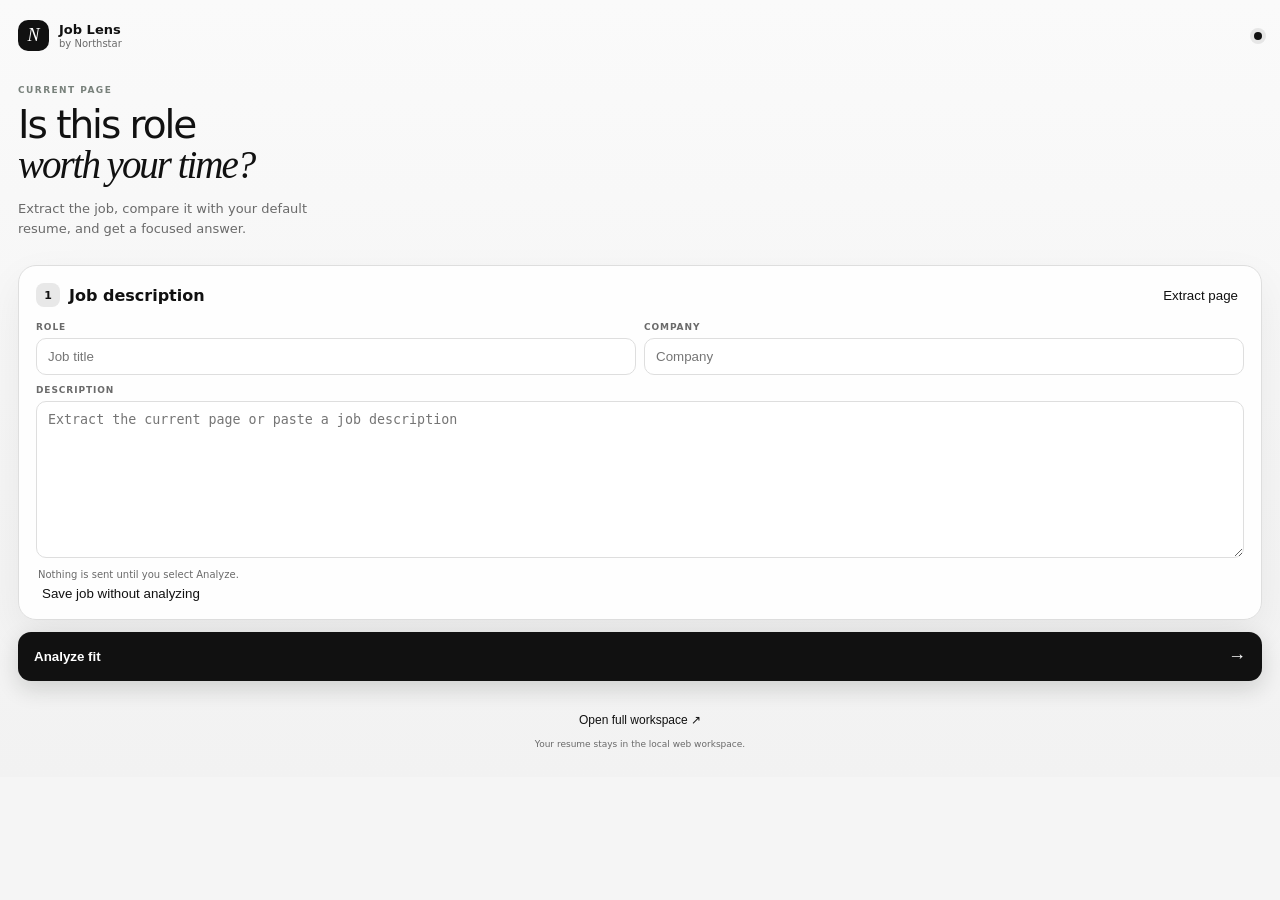
<file: chrome_extension/sidepanel.html>
<!doctype html>
<html lang="en">
<head><meta charset="utf-8"><meta name="viewport" content="width=device-width,initial-scale=1"><title>Northstar Job Lens</title><link rel="stylesheet" href="sidepanel.css"></head>
<body>
  <main class="panel-shell">
    <header class="panel-header"><div class="brand"><span>N</span><div><strong>Job Lens</strong><small>by Northstar</small></div></div><i id="health-dot" title="Backend status"></i></header>
    <section class="intro"><p class="eyebrow">CURRENT PAGE</p><h1>Is this role<br><em>worth your time?</em></h1><p>Extract the job, compare it with your default resume, and get a focused answer.</p></section>
    <section class="input-card">
      <div class="section-title"><div><span class="step">1</span><strong>Job description</strong></div><button id="extract-button" class="ghost-button">Extract page</button></div>
      <div class="meta-grid"><label>Role<input id="job-title" maxlength="256" placeholder="Job title"></label><label>Company<input id="job-company" maxlength="256" placeholder="Company"></label></div>
      <label class="full-field">Description<textarea id="job-description" maxlength="50000" rows="9" placeholder="Extract the current page or paste a job description"></textarea></label>
      <p id="extract-note" class="note">Nothing is sent until you select Analyze.</p>
      <button id="save-job-button" class="ghost-button" type="button">Save job without analyzing</button>
    </section>
    <button id="analyze-button" class="analyze-button"><span id="analyze-label">Analyze fit</span><b>→</b></button>
    <div id="message" class="message" role="status" hidden></div>
    <section id="result" class="result" hidden>
      <div class="result-head"><div class="score-ring" id="score-ring"><strong id="match-score">0%</strong><span>match</span></div><div><p class="eyebrow">QUICK READ</p><h2 id="result-title">Your fit</h2><p id="result-status"></p></div></div>
      <div class="requirement-grid"><div><strong id="matched-count">0</strong><span>Matched</span></div><div><strong id="partial-count">0</strong><span>Partial</span></div><div><strong id="missing-count">0</strong><span>Missing</span></div></div>
      <div class="suggestions"><p class="eyebrow">WHAT TO DO NEXT</p><ol id="suggestion-list"></ol></div>
      <details><summary>Requirement details</summary><div id="requirement-details"></div></details>
    </section>
    <footer><button id="open-web-button" class="web-button">Open full workspace <span>↗</span></button><button id="open-application-button" class="web-button" hidden>Open this saved job <span>↗</span></button><small>Your resume stays in the local web workspace.</small></footer>
  </main>
  <script type="module" src="sidepanel.js"></script>
</body>
</html>
</file>
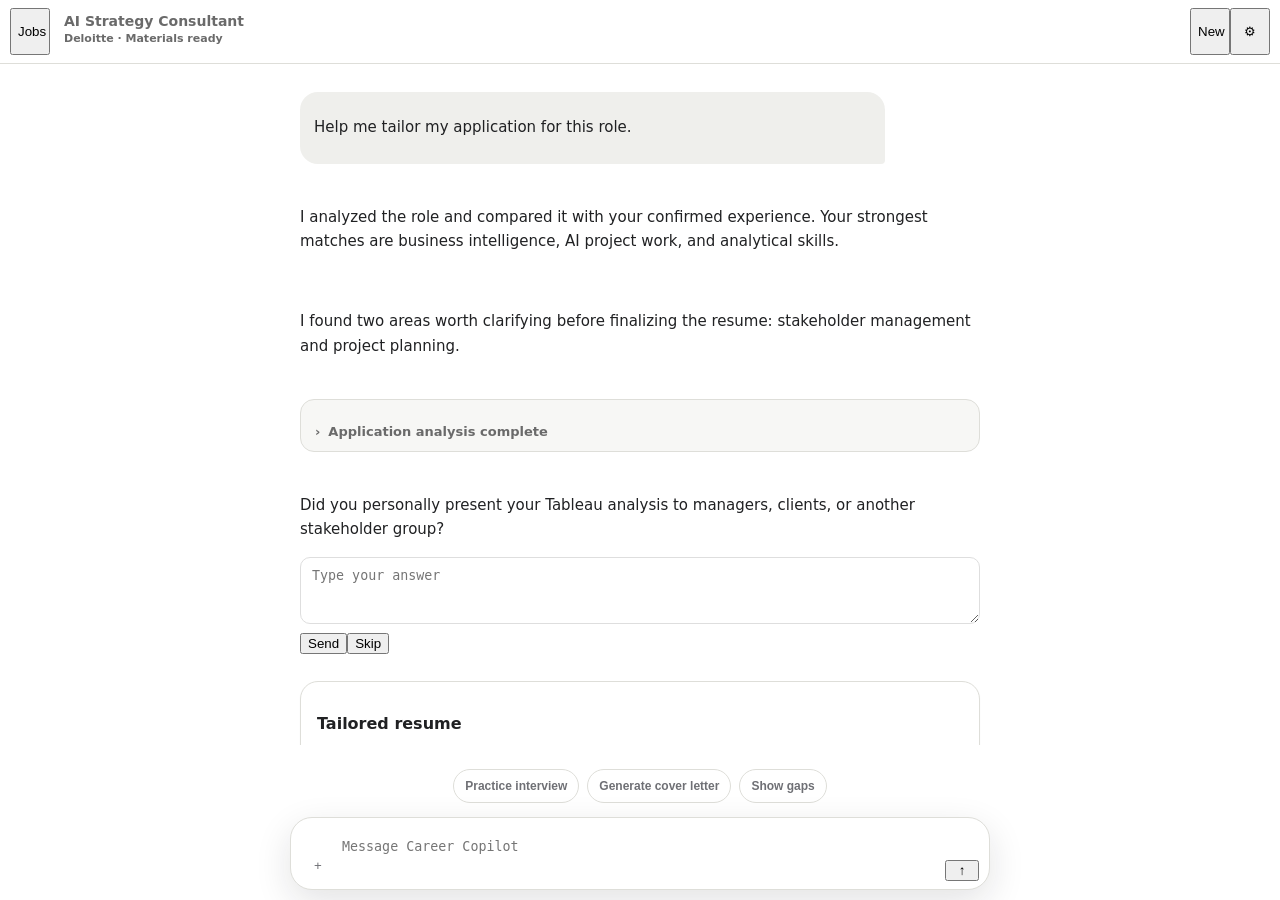
<file: artifacts/ui/career-copilot-preview.html>
<!doctype html>
<html lang="en">
<head>
  <meta charset="utf-8">
  <meta name="viewport" content="width=device-width, initial-scale=1">
  <title>Career Copilot layout preview</title>
  <link rel="stylesheet" href="../../chrome_extension/sidepanel.css">
  <link rel="stylesheet" href="../../chrome_extension/assistant-shell.css">
  <style>
    body.preview-narrow { min-width: 0; }
    body.preview-narrow .copilot-header,
    body.preview-narrow main,
    body.preview-narrow .conversation-footer { width: var(--preview-width); }
    body.preview-narrow .copilot-header {
      grid-template-columns: 36px minmax(0, 1fr) 72px;
      padding-right: 6px;
      padding-left: 6px;
    }
    body.preview-320 main { padding-right: 12px; padding-left: 12px; }
    body.preview-320 .conversation-message { width: 94%; }
    body.preview-320 .conversation-footer { padding-right: 10px; padding-left: 10px; }
  </style>
</head>
<body>
  <div id="career-copilot" class="app-shell" data-demo="false">
  <header class="copilot-header topbar">
      <button class="header-action" aria-label="Open saved jobs">Jobs</button>
      <div class="workspace-switcher">
        <summary>
          <strong>AI Strategy Consultant</strong>
          <span>Deloitte · Materials ready</span>
        </summary>
      </div>
      <div class="header-actions">
        <button class="header-action">New</button>
        <button class="header-action settings-action" aria-label="Open settings" title="Settings">⚙</button>
      </div>
  </header>

  <main id="assistant-panel" class="copilot-shell">

    <section class="assistant-timeline timeline" aria-label="Conversation">
      <article class="conversation-message user">
        <p class="message-content">Help me tailor my application for this role.</p>
      </article>
      <article class="conversation-message assistant">
        <p class="message-content">I analyzed the role and compared it with your confirmed experience. Your strongest matches are business intelligence, AI project work, and analytical skills.</p>
      </article>
      <article class="conversation-message assistant">
        <p class="message-content">I found two areas worth clarifying before finalizing the resume: stakeholder management and project planning.</p>
      </article>
      <details class="activity-disclosure">
        <summary>Application analysis complete</summary>
        <ul>
          <li>Resume evidence analyzed</li>
          <li>Job requirements analyzed</li>
          <li>Matching completed</li>
          <li>Factual verification passed</li>
        </ul>
      </details>
      <article class="conversation-message assistant">
        <p class="message-content">Did you personally present your Tableau analysis to managers, clients, or another stakeholder group?</p>
        <div class="inline-response">
          <textarea rows="3" aria-label="Interview answer" placeholder="Type your answer"></textarea>
          <div class="inline-actions"><button class="primary-button">Send</button><button class="text-button">Skip</button></div>
        </div>
      </article>
      <article class="artifact-card">
        <h3 class="artifact-name">Tailored resume</h3>
        <p class="artifact-meta">Version 2 · Verified</p>
        <p class="artifact-preview">Market and strategy analyst with experience translating complex data into recommendations for business leaders.</p>
        <div class="card-actions"><button class="primary-button">Review</button><button class="secondary-button">Export</button></div>
      </article>
    </section>

    <footer class="conversation-footer composer-wrap">
      <section class="quick-actions" aria-label="Suggested actions">
        <button>Practice interview</button>
        <button>Generate cover letter</button>
        <button>Show gaps</button>
      </section>
      <div class="composer">
        <button class="composer-context" aria-label="Add context">+</button>
        <textarea rows="2" placeholder="Message Career Copilot" aria-label="Message Career Copilot"></textarea>
        <button class="composer-send" aria-label="Send message">↑</button>
      </div>
    </footer>
  </main>
  </div>
  <script>
    const previewWidth = Number(new URLSearchParams(location.search).get("width"));
    if (previewWidth === 320 || previewWidth === 420) {
      document.body.classList.add("preview-narrow", `preview-${previewWidth}`);
      document.body.style.setProperty("--preview-width", `${previewWidth}px`);
    }
  </script>
</body>
</html>
</file>
<file: chrome_extension/sidepanel.css>
:root{font-family:Inter,ui-sans-serif,system-ui,-apple-system,"Segoe UI",sans-serif;color:#1b201d;background:#f4f4ef;--ink:#1b201d;--muted:#6c746f;--line:#dcded7;--green:#167457;--mint:#bbefdd}*{box-sizing:border-box}body{margin:0;min-width:320px;background:radial-gradient(circle at 100% 0,#dff1e8,transparent 250px),#f4f4ef}.panel-shell{padding:20px 18px 28px}.panel-header{display:flex;align-items:center;justify-content:space-between;margin-bottom:34px}.brand{display:flex;gap:10px;align-items:center}.brand>span{display:grid;place-items:center;width:31px;height:31px;border-radius:10px;background:var(--ink);color:white;font:italic 18px Georgia}.brand strong,.brand small{display:block}.brand strong{font-size:13px}.brand small{font-size:10px;color:var(--muted);margin-top:1px}#health-dot{width:8px;height:8px;border-radius:50%;background:#c6a33c;box-shadow:0 0 0 4px rgba(198,163,60,.13)}#health-dot.online{background:#2b9c70;box-shadow:0 0 0 4px rgba(43,156,112,.13)}#health-dot.offline{background:#bd5353}.eyebrow{font-size:9px;letter-spacing:.16em;font-weight:800;color:#78817b;margin:0}.intro h1{font-size:39px;line-height:1.02;letter-spacing:-.052em;font-weight:540;margin:10px 0 14px}.intro h1 em{font-family:Georgia,serif;font-weight:400}.intro>p:last-child{font-size:13px;line-height:1.6;color:var(--muted);max-width:330px;margin-bottom:25px}.input-card,.result{border:1px solid var(--line);background:rgba(255,255,252,.78);border-radius:18px;padding:17px;box-shadow:0 15px 40px rgba(23,31,26,.06)}.section-title{display:flex;align-items:center;justify-content:space-between;margin-bottom:15px}.section-title>div{display:flex;align-items:center;gap:9px}.step{display:grid;place-items:center;width:24px;height:24px;border-radius:8px;background:#e0eee7;color:var(--green);font-size:11px;font-weight:800}.ghost-button,.web-button{border:0;background:transparent;color:var(--green);cursor:pointer;font:650 11px inherit;transition:.2s}.ghost-button:hover,.web-button:hover{transform:translateX(3px);color:#0a5740}.ghost-button:active,.web-button:active{transform:scale(.96)}.meta-grid{display:grid;grid-template-columns:1fr 1fr;gap:8px}label{display:grid;gap:6px;color:var(--muted);font-size:9px;text-transform:uppercase;letter-spacing:.1em;font-weight:750}input,textarea{width:100%;padding:10px 11px;border:1px solid var(--line);border-radius:10px;outline:none;background:#fff;font:12px/1.5 inherit;color:var(--ink);text-transform:none;letter-spacing:normal;resize:vertical;transition:border .2s,box-shadow .2s}input:focus,textarea:focus{border-color:var(--green);box-shadow:0 0 0 3px rgba(22,116,87,.09)}.full-field{margin-top:10px}.note{color:var(--muted);font-size:10px;line-height:1.45;margin:10px 2px 0}.analyze-button{width:100%;display:flex;justify-content:space-between;align-items:center;margin:12px 0;padding:14px 16px;border:0;border-radius:13px;background:var(--ink);color:white;cursor:pointer;font-weight:700;box-shadow:0 8px 22px rgba(22,28,24,.16);transition:transform .18s cubic-bezier(.2,.8,.2,1),box-shadow .18s,background .18s}.analyze-button:hover{transform:translateY(-2px);background:#253129;box-shadow:0 13px 30px rgba(22,28,24,.24)}.analyze-button:hover b{transform:translateX(4px)}.analyze-button:active{transform:translateY(0) scale(.975)}.analyze-button b{font-size:18px;transition:.18s}.analyze-button:disabled{opacity:.58;cursor:wait}.message{margin:11px 1px;padding:11px 12px;border-radius:10px;background:#f4dddd;color:#7b3636;font-size:11px;line-height:1.45}.message[data-kind=success]{background:#e0eee7;color:#226549}.result{margin-top:16px;animation:rise .45s cubic-bezier(.16,1,.3,1)}@keyframes rise{from{opacity:0;transform:translateY(12px)}to{opacity:1;transform:none}}.result-head{display:flex;gap:17px;align-items:center}.result-head h2{margin:5px 0 3px;font-size:20px;letter-spacing:-.03em}.result-head>div>p:last-child{margin:0;color:var(--muted);font-size:10px}.score-ring{--score:0deg;position:relative;display:grid;place-items:center;width:83px;height:83px;flex:0 0 auto;border-radius:50%;background:conic-gradient(var(--green) var(--score),#e4e7e2 0)}.score-ring::after{content:"";position:absolute;inset:6px;border-radius:50%;background:#fff}.score-ring strong,.score-ring span{z-index:1}.score-ring strong{font-size:20px;letter-spacing:-.04em;margin-top:13px}.score-ring span{font-size:8px;color:var(--muted);margin-top:-17px}.requirement-grid{display:grid;grid-template-columns:repeat(3,1fr);gap:6px;margin:17px 0}.requirement-grid div{padding:10px;border-radius:11px;background:#f0f1ed;text-align:center}.requirement-grid strong,.requirement-grid span{display:block}.requirement-grid strong{font-size:18px}.requirement-grid span{font-size:8px;color:var(--muted);margin-top:2px}.suggestions{padding:15px 0;border-top:1px solid var(--line)}.suggestions ol{padding-left:19px;margin:10px 0 0}.suggestions li{padding:4px 0 4px 4px;font-size:11px;line-height:1.5}details{border-top:1px solid var(--line);padding-top:12px}summary{cursor:pointer;color:var(--muted);font-size:10px;font-weight:700}.requirement-group h3{font-size:10px;margin:15px 0 7px;text-transform:uppercase;letter-spacing:.08em}.requirement-row{display:flex;gap:8px;padding:6px 0;font-size:11px}.requirement-row.matched>span:first-child{color:var(--green)}.requirement-row.partial>span:first-child{color:#a5771d}.requirement-row.missing>span:first-child{color:#a45151}footer{display:grid;place-items:center;gap:4px;margin-top:24px}.web-button{font-size:12px;padding:8px}footer small{font-size:9px;color:var(--muted)}.is-busy .analyze-button b{animation:pulse .8s infinite alternate}@keyframes pulse{to{transform:translateX(6px);opacity:.5}}@media(max-width:360px){.meta-grid{grid-template-columns:1fr}.intro h1{font-size:34px}}

/* Monochrome Side Panel theme. */
:root{color:#111;background:#f5f5f5;--ink:#111;--muted:#6a6a6a;--line:#dedede;--green:#111;--mint:#e8e8e8}
body{background:linear-gradient(180deg,#fafafa,#f2f2f2)}
#health-dot,#health-dot.online,#health-dot.offline{background:#111;box-shadow:0 0 0 4px rgba(0,0,0,.08)}
.input-card,.result{background:rgba(255,255,255,.92);box-shadow:0 15px 40px rgba(0,0,0,.06)}
.step{background:#e8e8e8;color:#111}
.ghost-button,.web-button{color:#111}.ghost-button:hover,.web-button:hover{color:#555}
input:focus,textarea:focus{border-color:#111;box-shadow:0 0 0 3px rgba(0,0,0,.08)}
.analyze-button:hover{background:#333;box-shadow:0 13px 30px rgba(0,0,0,.2)}
.message,.message[data-kind=success]{color:#111;background:#ededed;border:1px solid #d2d2d2}
.score-ring{background:conic-gradient(#111 var(--score),#e3e3e3 0)}
.requirement-grid div{background:#f0f0f0}
.requirement-row.matched>span:first-child{color:#111}.requirement-row.partial>span:first-child{color:#555}.requirement-row.missing>span:first-child{color:#888}
</file>
<file: chrome_extension/assistant-shell.css>
:root {
  color-scheme: light dark;
  --copilot-bg: #ffffff;
  --copilot-surface: #f7f7f5;
  --copilot-surface-strong: #efefec;
  --copilot-text: #202123;
  --copilot-muted: #6f7075;
  --copilot-border: #deded9;
  --copilot-accent: #202123;
  --copilot-accent-text: #ffffff;
  --copilot-success: #202123;
  --copilot-success-bg: #efefec;
  --copilot-shadow: 0 12px 36px rgba(27, 28, 29, 0.12);
}

html,
body {
  width: 100%;
  height: 100%;
  margin: 0;
  overflow: hidden;
  color: var(--copilot-text);
  background: var(--copilot-bg);
}

.app-shell {
  display: grid;
  grid-template-rows: auto minmax(0, 1fr);
  width: 100%;
  min-width: 300px;
  height: 100dvh;
  background: var(--copilot-bg);
}

.app-shell > main {
  min-width: 0;
  min-height: 0;
  padding: 0;
  overflow: hidden;
}

.app-shell .topbar {
  position: relative;
  top: auto;
  z-index: 30;
  display: grid;
  grid-template-columns: 40px minmax(0, 1fr) 80px;
  gap: 4px;
  min-height: 64px;
  padding: 8px 10px;
  color: var(--copilot-text);
  background: color-mix(in srgb, var(--copilot-bg) 94%, transparent);
  border-bottom: 1px solid var(--copilot-border);
  backdrop-filter: blur(10px);
}

.app-shell .header-actions {
  position: static;
  display: grid;
  grid-template-columns: 40px 40px;
  gap: 0;
}

.app-shell .icon-button {
  display: grid;
  place-items: center;
  width: 36px;
  min-width: 36px;
  height: 36px;
  min-height: 36px;
  padding: 0;
  color: var(--copilot-text);
  background: transparent;
  border: 0;
  border-radius: 10px;
  font-size: 19px;
}

.app-shell .icon-button:hover { background: var(--copilot-surface-strong); }

.app-shell .workspace-switcher {
  min-width: 0;
  text-align: left;
}

.app-shell .workspace-switcher > summary {
  display: grid;
  gap: 1px;
  min-height: 44px;
  padding: 5px 10px;
  border-radius: 10px;
}

.app-shell .workspace-switcher > summary:hover { background: var(--copilot-surface); }
.app-shell .workspace-eyebrow {
  display: block;
  margin: 0;
  color: var(--copilot-muted);
  font-size: 10px;
  line-height: 1.15;
  letter-spacing: .07em;
  text-transform: uppercase;
}
.app-shell .workspace-switcher strong { font-size: 14px; line-height: 1.2; }
.app-shell .workspace-switcher summary > span:last-child { font-size: 11px; }
.app-shell .workspace-popover {
  top: calc(100% + 8px);
  width: min(340px, calc(100vw - 20px));
  color: var(--copilot-text);
  background: var(--copilot-bg);
  border-color: var(--copilot-border);
  border-radius: 16px;
  box-shadow: var(--copilot-shadow);
}

.app-shell #assistant-panel {
  display: grid;
  grid-template-rows: auto minmax(0, 1fr) auto;
  height: 100%;
  min-height: 0;
}

.app-shell .timeline {
  grid-row: 2;
  display: flex;
  flex-direction: column;
  gap: 0;
  width: 100%;
  max-width: none;
  min-height: 0;
  margin: 0;
  padding: 28px max(18px, calc((100% - 680px) / 2)) 22px;
  overflow-y: auto;
  scroll-behavior: smooth;
}
.app-shell .timeline > * { flex-shrink: 0; }

.app-shell .conversation-message,
.app-shell .activity-disclosure,
.app-shell .artifact-card,
.app-shell .approval-card,
.app-shell .confirmation-card,
.app-shell .tool-activity {
  margin-bottom: 26px;
}

.app-shell .conversation-message { font-size: 15px; }
.app-shell .conversation-message.assistant {
  width: 100%;
  max-width: 680px;
  line-height: 1.62;
}
.app-shell .conversation-message.user {
  width: auto;
  max-width: 86%;
  padding: 10px 14px;
  color: var(--copilot-text);
  background: var(--copilot-surface-strong);
  border-radius: 18px 18px 4px 18px;
  line-height: 1.45;
}

.app-shell .activity-disclosure {
  overflow: hidden;
  color: var(--copilot-text);
  background: var(--copilot-surface);
  border: 1px solid var(--copilot-border);
  border-radius: 14px;
}
.app-shell .activity-disclosure > summary {
  display: block;
  min-height: 0;
  padding: 12px 14px;
  font-size: 13px;
  font-weight: 650;
  list-style: none;
}
.app-shell .activity-disclosure > summary::before {
  content: "›";
  display: inline-block;
  margin-right: 8px;
  transition: transform 150ms ease;
}
.app-shell .activity-disclosure[open] > summary::before { transform: rotate(90deg); }
.app-shell .activity-disclosure > ul {
  margin: 0;
  padding: 0 14px 13px 35px;
  color: var(--copilot-muted);
  font-size: 13px;
  line-height: 1.75;
}

.app-shell .artifact-card,
.app-shell .approval-card,
.app-shell .confirmation-card {
  width: 100%;
  padding: 16px;
  overflow: hidden;
  color: var(--copilot-text);
  background: var(--copilot-bg);
  border: 1px solid var(--copilot-border);
  border-radius: 18px;
  box-shadow: 0 1px 2px rgba(27, 28, 29, .04);
}
.app-shell .artifact-card h3,
.app-shell .approval-card h3,
.app-shell .confirmation-card h3 { font-size: 16px; }
.app-shell .artifact-meta { color: var(--copilot-muted); }
.app-shell .artifact-preview {
  color: var(--copilot-muted);
  font-size: 13px;
  line-height: 1.5;
}

.app-shell .composer-wrap {
  grid-row: 3;
  position: static;
  z-index: 20;
  padding: 0 12px 10px;
  background: var(--copilot-bg);
}
.app-shell .quick-actions {
  display: flex;
  gap: 8px;
  max-width: 700px;
  margin: 0 auto;
  padding: 0 0 10px;
  overflow-x: auto;
  scrollbar-width: none;
}
.app-shell .quick-actions::-webkit-scrollbar { display: none; }
.app-shell .quick-actions button {
  flex: 0 0 auto;
  min-height: 34px;
  padding: 6px 11px;
  color: var(--copilot-muted);
  background: var(--copilot-bg);
  border: 1px solid var(--copilot-border);
  border-radius: 999px;
  font-size: 12px;
  font-weight: 550;
}
.app-shell .composer {
  display: grid;
  grid-template-columns: 32px minmax(0, 1fr) 34px;
  align-items: end;
  gap: 6px;
  width: min(100%, 700px);
  max-width: none;
  margin: 0 auto;
  padding: 10px 10px 8px 11px;
  color: var(--copilot-text);
  background: var(--copilot-bg);
  border: 1px solid var(--copilot-border);
  border-radius: 22px;
  box-shadow: var(--copilot-shadow);
}
.app-shell .composer:focus-within {
  border-color: #aaa9a3;
  box-shadow: 0 12px 38px rgba(27, 28, 29, .15);
}
.app-shell .composer textarea {
  width: 100%;
  min-height: 40px;
  max-height: 150px;
  padding: 9px 2px 5px;
  resize: none;
  color: var(--copilot-text);
  background: transparent;
  border: 0;
  outline: 0;
  line-height: 1.45;
}
.app-shell .composer-context,
.app-shell .send-button {
  display: grid;
  place-items: center;
  width: 32px;
  height: 32px;
  border: 0;
  border-radius: 50%;
}
.app-shell .composer-context { color: var(--copilot-muted); background: transparent; }
.app-shell .send-button {
  color: var(--copilot-accent-text);
  background: var(--copilot-accent);
  font-size: 18px;
}
.app-shell .send-button:disabled { opacity: .35; }
.app-shell .session-controls { min-height: 0; margin-top: 4px; }

.app-shell .app-drawer {
  color: var(--copilot-text);
  background: var(--copilot-bg);
}
.app-shell .artifact-drawer {
  color: var(--copilot-text);
  background: var(--copilot-bg);
  border-color: var(--copilot-border);
}

.app-shell .drawer-actions { display: flex; align-items: center; gap: 8px; flex-wrap: wrap; }
.app-shell .artifact-document-text {
  margin: 0;
  white-space: pre-wrap;
  overflow-wrap: anywhere;
  font: inherit;
  line-height: 1.65;
}

@media (max-width: 360px) {
  .app-shell .topbar {
    grid-template-columns: 36px minmax(0, 1fr) 72px;
    padding-inline: 6px;
  }
  .app-shell .header-actions { grid-template-columns: 36px 36px; }
  .app-shell .timeline { padding-inline: 13px; }
  .app-shell .composer-wrap { padding-inline: 10px; }
}

@media (prefers-color-scheme: dark) {
  :root {
    --copilot-bg: #212121;
    --copilot-surface: #2b2b2b;
    --copilot-surface-strong: #303030;
    --copilot-text: #ececec;
    --copilot-muted: #a9a9ad;
    --copilot-border: #414141;
    --copilot-accent: #ececec;
    --copilot-accent-text: #202123;
    --copilot-success: #ececec;
    --copilot-success-bg: #303030;
    --copilot-shadow: 0 14px 40px rgba(0, 0, 0, .34);
  }
}
</file>
